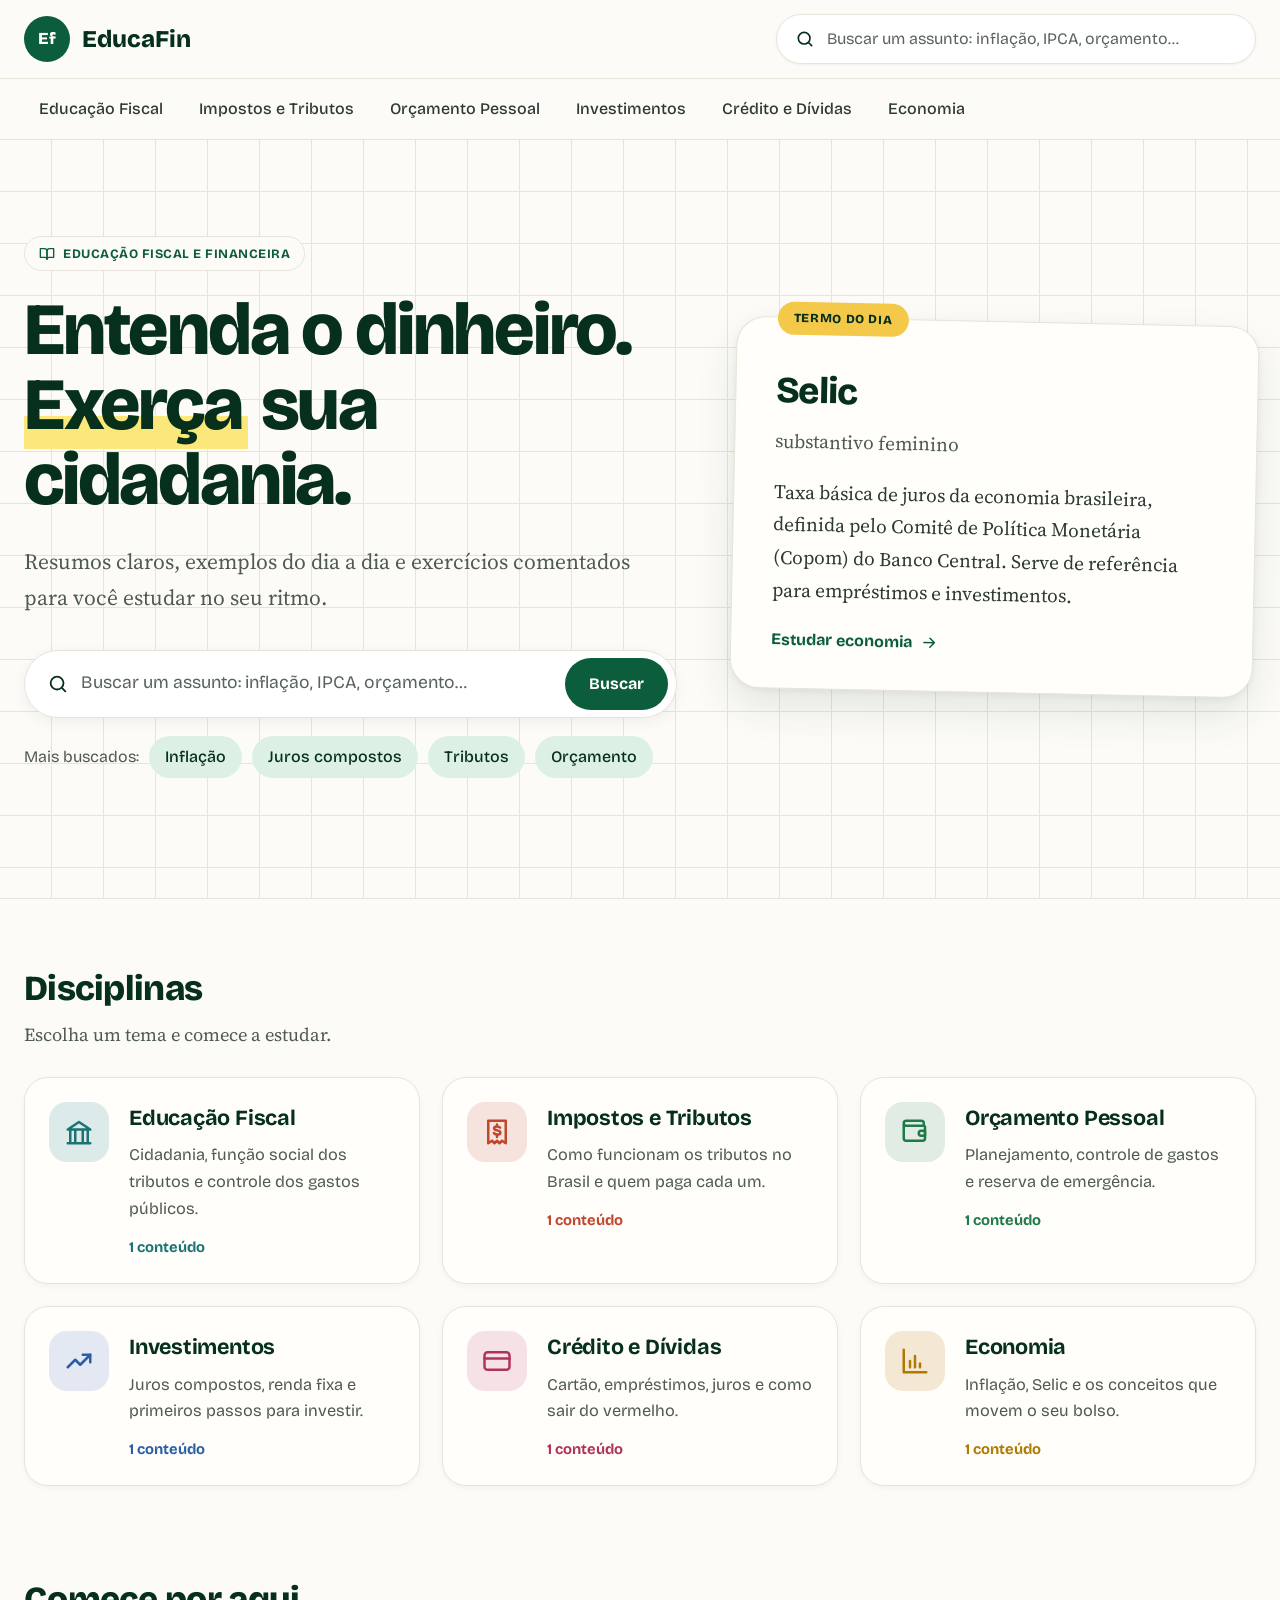
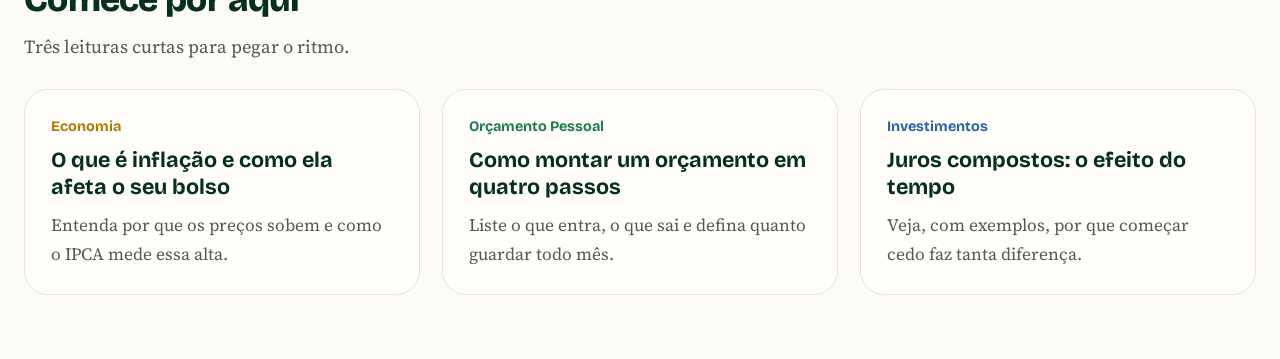
<file: public/educafin.html>
<!DOCTYPE html>
<html lang="pt-BR">
<head>
<meta charset="utf-8">
<meta name="viewport" content="width=device-width, initial-scale=1">
<title>EducaFin – Educação fiscal e financeira</title>
<link rel="preconnect" href="https://fonts.googleapis.com">
<link rel="preconnect" href="https://fonts.gstatic.com" crossorigin>
<link href="https://fonts.googleapis.com/css2?family=Bricolage+Grotesque:opsz,wght@12..96,400;12..96,500;12..96,700;12..96,800&family=Source+Serif+4:opsz,wght@8..60,400;8..60,500&display=swap" rel="stylesheet">
<style>
:root{
  --bg:#fcfbf8; --card:#fffefb; --line:#e8e4d9;
  --ink:#06301c; --ink-soft:#4f5a52; --green:#0b5d3b; --chip:#dcf0e6;
  --yellow:#f4c94a; --mark:#fbe77a;
  --sans:"Bricolage Grotesque","Segoe UI",system-ui,sans-serif;
  --serif:"Source Serif 4",Georgia,"Times New Roman",serif;
}
*{box-sizing:border-box;margin:0}
body{font-family:var(--sans);background:var(--bg);color:var(--ink);line-height:1.5}
a{color:inherit;text-decoration:none}
:focus-visible{outline:3px solid var(--green);outline-offset:2px}

/* Cabeçalho */
.top{display:flex;align-items:center;justify-content:space-between;gap:24px;max-width:1440px;margin:0 auto;padding:14px 24px}
.brand{display:flex;align-items:center;gap:12px;font-weight:800;font-size:1.5rem;color:var(--ink)}
.logo{width:46px;height:46px;border-radius:50%;background:var(--green);color:#fff;display:grid;place-items:center;font-size:1.05rem;font-weight:800}
.search{display:flex;align-items:center;gap:10px;background:#fff;border:1px solid var(--line);border-radius:999px;padding:0 18px;height:50px;box-shadow:0 1px 3px rgba(0,0,0,.05)}
.search input{flex:1;border:0;background:transparent;font:inherit;font-size:1rem;color:var(--ink);min-width:0;outline:0}
.search input::placeholder{color:#59635c}
.search svg{flex:none;color:var(--ink)}
.top .search{width:min(480px,100%)}
.nav{border-top:1px solid var(--line);border-bottom:1px solid var(--line)}
.nav ul{list-style:none;display:flex;gap:6px;max-width:1440px;margin:0 auto;padding:0 24px;overflow-x:auto}
.nav a{display:block;padding:18px 15px;font-weight:500;color:#2d3a32;white-space:nowrap}
.nav a:hover{color:var(--green)}

/* Hero */
.hero{background-image:linear-gradient(var(--line) 1px,transparent 1px),linear-gradient(90deg,var(--line) 1px,transparent 1px);background-size:52px 52px;background-position:-1px -1px;border-bottom:1px solid var(--line)}
.hero-in{max-width:1440px;margin:0 auto;padding:96px 24px 120px;display:grid;grid-template-columns:1.25fr 1fr;gap:56px;align-items:center}
.tag{display:inline-flex;align-items:center;gap:8px;border:1px solid var(--line);background:var(--bg);border-radius:999px;padding:7px 14px;font-size:.8rem;font-weight:700;letter-spacing:.04em;text-transform:uppercase;color:var(--green)}
h1{font-size:clamp(2.8rem,6vw,4.6rem);line-height:1.02;font-weight:800;letter-spacing:-.03em;margin:22px 0 26px}
h1 mark{background:linear-gradient(transparent 62%,var(--mark) 62%);color:inherit;padding:0 6px 0 0}
.lead{font-family:var(--serif);font-size:1.35rem;line-height:1.65;color:var(--ink-soft);max-width:30em;margin-bottom:34px}
.hero .search{height:68px;padding:0 8px 0 22px;max-width:720px;box-shadow:0 4px 14px rgba(6,48,28,.06)}
.hero .search input{font-size:1.1rem}
.btn{background:var(--green);color:#fff;border:0;border-radius:999px;padding:14px 24px;font:inherit;font-weight:700;cursor:pointer}
.btn:hover{background:#094a2f}
.chips{display:flex;flex-wrap:wrap;align-items:center;gap:10px;margin-top:18px;color:var(--ink-soft)}
.chips button{background:var(--chip);color:var(--ink);border:0;border-radius:999px;padding:9px 16px;font:inherit;font-weight:500;cursor:pointer}
.chips button:hover{background:#c8e8d8}

/* Termo do dia */
.term{position:relative;background:var(--card);border:1px solid var(--line);border-radius:30px;padding:46px 40px 36px;transform:rotate(1.2deg);box-shadow:0 18px 40px rgba(6,48,28,.1),0 2px 6px rgba(0,0,0,.05)}
.term .flag{position:absolute;top:-16px;left:40px;background:var(--yellow);border-radius:999px;padding:7px 16px;font-size:.78rem;font-weight:800;letter-spacing:.05em;text-transform:uppercase}
.term h2{font-size:2.3rem;font-weight:800;letter-spacing:-.02em}
.term .cls{color:var(--ink-soft);margin:6px 0 18px}
.term p{font-family:var(--serif);font-size:1.2rem;line-height:1.7;color:#2d3a32}
.term a{display:inline-flex;gap:8px;align-items:center;margin-top:22px;font-weight:700;color:var(--green)}
.term a:hover{text-decoration:underline}

/* Seções */
main section{max-width:1440px;margin:0 auto;padding:64px 24px 24px}
h2.sec{font-size:2.2rem;font-weight:800;letter-spacing:-.02em}
.sub{font-family:var(--serif);color:var(--ink-soft);font-size:1.15rem;margin:6px 0 28px}
.grid{display:grid;grid-template-columns:repeat(3,1fr);gap:22px}
.disc{display:flex;gap:20px;background:var(--card);border:1px solid var(--line);border-radius:24px;padding:24px;box-shadow:0 2px 6px rgba(0,0,0,.04);transition:box-shadow .15s}
.disc:hover{box-shadow:0 8px 22px rgba(6,48,28,.1)}
.ico{flex:none;width:60px;height:60px;border-radius:18px;display:grid;place-items:center;background:var(--bg-i);color:var(--fg-i)}
.disc h3{font-size:1.35rem;font-weight:700;letter-spacing:-.01em}
.disc p{font-family:var(--sans);color:var(--ink-soft);margin:8px 0 12px;font-size:1.02rem;line-height:1.65}
.disc small{font-weight:700;font-size:.92rem;color:var(--fg-i)}

/* Comece por aqui */
.posts{display:grid;grid-template-columns:repeat(3,1fr);gap:22px;padding-bottom:40px}
.post{background:var(--card);border:1px solid var(--line);border-radius:24px;padding:26px;display:flex;flex-direction:column;gap:10px}
.post .k{font-size:.9rem;font-weight:700;color:var(--fg-i)}
.post h3{font-size:1.35rem;font-weight:700;line-height:1.25}
.post p{font-family:var(--serif);font-size:1.08rem;line-height:1.65;color:var(--ink-soft)}
.post[hidden]{display:none}
.none{color:var(--ink-soft);font-family:var(--serif);font-size:1.1rem;grid-column:1/-1}

@media (max-width:960px){
  .hero-in{grid-template-columns:1fr;padding:56px 20px 80px}
  .grid,.posts{grid-template-columns:1fr 1fr}
  .top .search{display:none}
}
@media (max-width:620px){
  .grid,.posts{grid-template-columns:1fr}
  .term{padding:40px 26px 30px}
  .btn{padding:12px 18px}
}
@media (prefers-reduced-motion:reduce){*{transition:none!important}}
</style>
</head>
<body>

<header>
  <div class="top">
    <a class="brand" href="#"><span class="logo" aria-hidden="true">Ef</span>EducaFin</a>
    <form class="search" role="search" data-busca>
      <svg width="20" height="20" viewBox="0 0 24 24" fill="none" stroke="currentColor" stroke-width="2" stroke-linecap="round"><circle cx="11" cy="11" r="7"/><path d="m20 20-3.5-3.5"/></svg>
      <input type="search" placeholder="Buscar um assunto: inflação, IPCA, orçamento…" aria-label="Buscar um assunto">
    </form>
  </div>
  <nav class="nav" aria-label="Disciplinas">
    <ul>
      <li><a href="#disciplinas">Educação Fiscal</a></li>
      <li><a href="#disciplinas">Impostos e Tributos</a></li>
      <li><a href="#disciplinas">Orçamento Pessoal</a></li>
      <li><a href="#disciplinas">Investimentos</a></li>
      <li><a href="#disciplinas">Crédito e Dívidas</a></li>
      <li><a href="#disciplinas">Economia</a></li>
    </ul>
  </nav>
</header>

<div class="hero">
  <div class="hero-in">
    <div>
      <span class="tag">
        <svg width="16" height="16" viewBox="0 0 24 24" fill="none" stroke="currentColor" stroke-width="2" stroke-linecap="round" stroke-linejoin="round"><path d="M2 4h6a4 4 0 0 1 4 4v12a3 3 0 0 0-3-3H2z"/><path d="M22 4h-6a4 4 0 0 0-4 4v12a3 3 0 0 1 3-3h7z"/></svg>
        Educação fiscal e financeira
      </span>
      <h1>Entenda o dinheiro. <mark>Exerça</mark> sua cidadania.</h1>
      <p class="lead">Resumos claros, exemplos do dia a dia e exercícios comentados para você estudar no seu ritmo.</p>
      <form class="search" role="search" data-busca>
        <svg width="22" height="22" viewBox="0 0 24 24" fill="none" stroke="currentColor" stroke-width="2" stroke-linecap="round"><circle cx="11" cy="11" r="7"/><path d="m20 20-3.5-3.5"/></svg>
        <input id="q" type="search" placeholder="Buscar um assunto: inflação, IPCA, orçamento…" aria-label="Buscar um assunto">
        <button class="btn" type="submit">Buscar</button>
      </form>
      <div class="chips">
        <span>Mais buscados:</span>
        <button type="button">Inflação</button>
        <button type="button">Juros compostos</button>
        <button type="button">Tributos</button>
        <button type="button">Orçamento</button>
      </div>
    </div>

    <article class="term" aria-label="Termo do dia">
      <span class="flag">Termo do dia</span>
      <h2>Selic</h2>
      <p class="cls">substantivo feminino</p>
      <p>Taxa básica de juros da economia brasileira, definida pelo Comitê de Política Monetária (Copom) do Banco Central. Serve de referência para empréstimos e investimentos.</p>
      <a href="#disciplinas">Estudar economia
        <svg width="18" height="18" viewBox="0 0 24 24" fill="none" stroke="currentColor" stroke-width="2" stroke-linecap="round" stroke-linejoin="round"><path d="M5 12h14M13 6l6 6-6 6"/></svg>
      </a>
    </article>
  </div>
</div>

<main>
  <section id="disciplinas">
    <h2 class="sec">Disciplinas</h2>
    <p class="sub">Escolha um tema e comece a estudar.</p>
    <div class="grid">

      <a class="disc" href="#" style="--bg-i:#dcebe9;--fg-i:#1b7473">
        <span class="ico"><svg width="30" height="30" viewBox="0 0 24 24" fill="none" stroke="currentColor" stroke-width="2" stroke-linecap="round" stroke-linejoin="round"><path d="M3 21h18M5 21V10m4 11V10m6 11V10m4 11V10M3 10l9-6 9 6z"/></svg></span>
        <div><h3>Educação Fiscal</h3><p>Cidadania, função social dos tributos e controle dos gastos públicos.</p><small>1 conteúdo</small></div>
      </a>

      <a class="disc" href="#" style="--bg-i:#f6e3dd;--fg-i:#c0472b">
        <span class="ico"><svg width="30" height="30" viewBox="0 0 24 24" fill="none" stroke="currentColor" stroke-width="2" stroke-linecap="round" stroke-linejoin="round"><path d="M5 3h14v18l-3-2-2 2-2-2-2 2-2-2-3 2z"/><path d="M14.5 8.5c-.5-.7-1.4-1-2.5-1-1.4 0-2.3.7-2.3 1.6 0 2.2 5 1 5 3.200 0 1-1 1.700-2.600 1.700-1.200 0-2.100-.4-2.600-1.200M12 6v1.500m0 7V16"/></svg></span>
        <div><h3>Impostos e Tributos</h3><p>Como funcionam os tributos no Brasil e quem paga cada um.</p><small>1 conteúdo</small></div>
      </a>

      <a class="disc" href="#" style="--bg-i:#e1ece4;--fg-i:#1f7a4a">
        <span class="ico"><svg width="30" height="30" viewBox="0 0 24 24" fill="none" stroke="currentColor" stroke-width="2" stroke-linecap="round" stroke-linejoin="round"><path d="M19 7V5a2 2 0 0 0-2-2H5a2 2 0 0 0 0 4h14a1 1 0 0 1 1 1v3m0 0v6a2 2 0 0 1-2 2H5a2 2 0 0 1-2-2V5"/><path d="M20 11h-3a2 2 0 0 0 0 4h3z"/></svg></span>
        <div><h3>Orçamento Pessoal</h3><p>Planejamento, controle de gastos e reserva de emergência.</p><small>1 conteúdo</small></div>
      </a>

      <a class="disc" href="#" style="--bg-i:#e3e8f2;--fg-i:#2a5fa5">
        <span class="ico"><svg width="30" height="30" viewBox="0 0 24 24" fill="none" stroke="currentColor" stroke-width="2" stroke-linecap="round" stroke-linejoin="round"><path d="m3 17 6-6 4 4 8-8"/><path d="M15 7h6v6"/></svg></span>
        <div><h3>Investimentos</h3><p>Juros compostos, renda fixa e primeiros passos para investir.</p><small>1 conteúdo</small></div>
      </a>

      <a class="disc" href="#" style="--bg-i:#f6e1e6;--fg-i:#b0345a">
        <span class="ico"><svg width="30" height="30" viewBox="0 0 24 24" fill="none" stroke="currentColor" stroke-width="2" stroke-linecap="round" stroke-linejoin="round"><rect x="2" y="5" width="20" height="14" rx="2.500"/><path d="M2 10h20"/></svg></span>
        <div><h3>Crédito e Dívidas</h3><p>Cartão, empréstimos, juros e como sair do vermelho.</p><small>1 conteúdo</small></div>
      </a>

      <a class="disc" href="#" style="--bg-i:#f4e8d4;--fg-i:#b07a00">
        <span class="ico"><svg width="30" height="30" viewBox="0 0 24 24" fill="none" stroke="currentColor" stroke-width="2" stroke-linecap="round" stroke-linejoin="round"><path d="M3 3v18h18"/><path d="M8 17v-5m4 5V8m4 9v-3"/></svg></span>
        <div><h3>Economia</h3><p>Inflação, Selic e os conceitos que movem o seu bolso.</p><small>1 conteúdo</small></div>
      </a>

    </div>
  </section>

  <section>
    <h2 class="sec">Comece por aqui</h2>
    <p class="sub">Três leituras curtas para pegar o ritmo.</p>
    <div class="posts" id="posts">
      <a class="post" href="#" style="--fg-i:#b07a00"><span class="k">Economia</span><h3>O que é inflação e como ela afeta o seu bolso</h3><p>Entenda por que os preços sobem e como o IPCA mede essa alta.</p></a>
      <a class="post" href="#" style="--fg-i:#1f7a4a"><span class="k">Orçamento Pessoal</span><h3>Como montar um orçamento em quatro passos</h3><p>Liste o que entra, o que sai e defina quanto guardar todo mês.</p></a>
      <a class="post" href="#" style="--fg-i:#2a5fa5"><span class="k">Investimentos</span><h3>Juros compostos: o efeito do tempo</h3><p>Veja, com exemplos, por que começar cedo faz tanta diferença.</p></a>
      <p class="none" id="none" hidden>Nenhum conteúdo encontrado para essa busca.</p>
    </div>
  </section>
</main>

<script>
(function(){
  var forms=document.querySelectorAll('[data-busca]'),
      inputs=document.querySelectorAll('[data-busca] input'),
      posts=document.querySelectorAll('.post'),
      none=document.getElementById('none');

  function filtrar(t){
    t=t.trim().toLowerCase();
    var achou=0;
    posts.forEach(function(p){
      var ok=!t||p.textContent.toLowerCase().indexOf(t)>-1;
      p.hidden=!ok; if(ok) achou++;
    });
    none.hidden=achou>0;
  }
  forms.forEach(function(f){
    f.addEventListener('submit',function(e){
      e.preventDefault();
      var v=f.querySelector('input').value;
      inputs.forEach(function(i){i.value=v});
      filtrar(v);
      document.getElementById('posts').scrollIntoView({behavior:'smooth',block:'center'});
    });
  });
  document.querySelectorAll('.chips button').forEach(function(b){
    b.addEventListener('click',function(){
      inputs.forEach(function(i){i.value=b.textContent});
      filtrar(b.textContent);
    });
  });
})();
</script>
</body>
</html>
</file>
